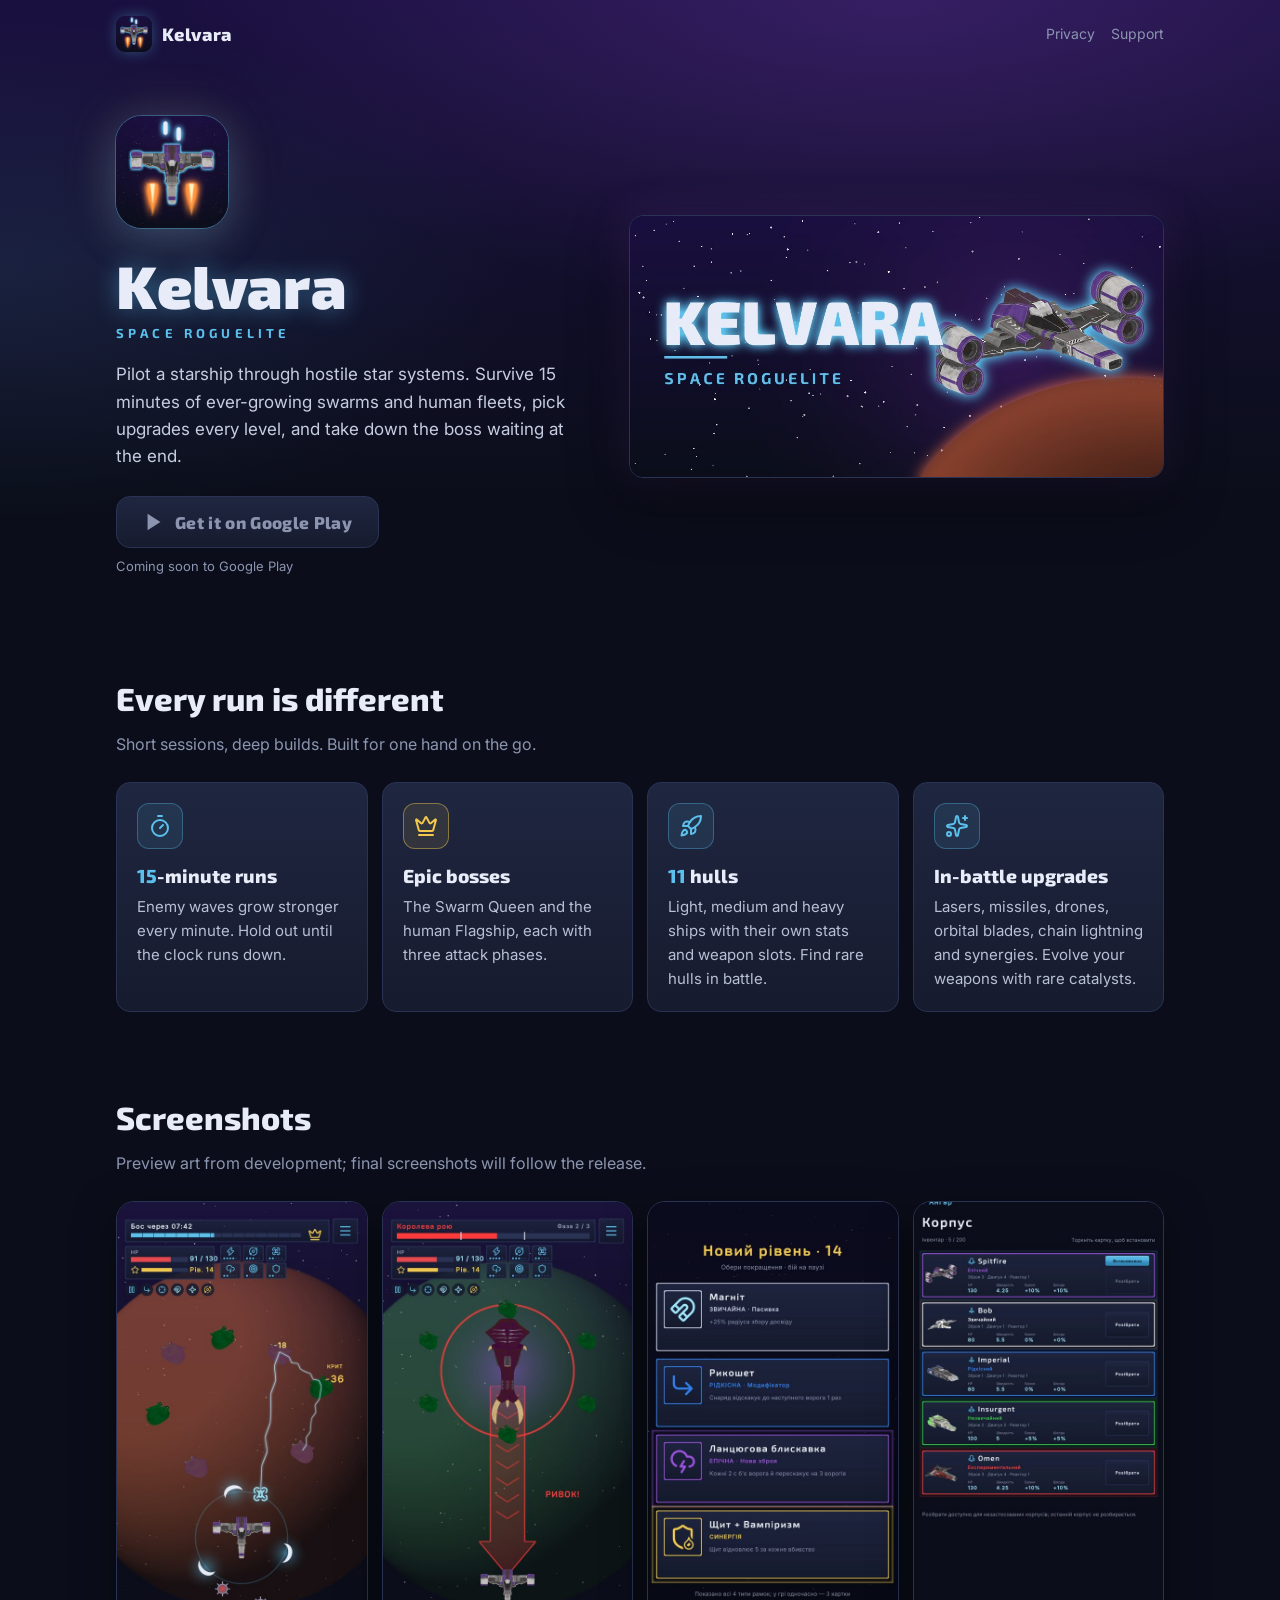
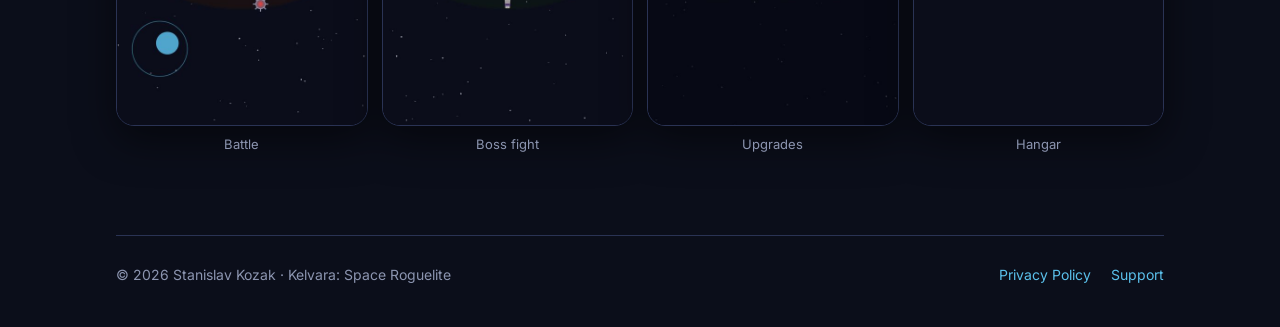
<file: index.html>
<!doctype html>
<html lang="en">
<head>
<meta charset="utf-8">
<meta name="viewport" content="width=device-width,initial-scale=1">
<title>Kelvara: Space Roguelite</title>
<meta name="description" content="A fast-paced mobile space roguelite: 15-minute runs, boss fights, 11 hulls and in-battle upgrades.">
<meta name="theme-color" content="#0B0E1A">
<link rel="icon" href="/favicon.ico" sizes="any">
<link rel="icon" type="image/png" sizes="32x32" href="/kelvara/img/favicon-32.png">
<link rel="apple-touch-icon" href="/kelvara/img/apple-touch-icon.png">
<meta property="og:title" content="Kelvara: Space Roguelite">
<meta property="og:description" content="A fast-paced mobile space roguelite: 15-minute runs, boss fights, 11 hulls and in-battle upgrades.">
<meta property="og:image" content="https://stanislav-kozak.github.io/kelvara/img/feature.jpg">
<meta property="og:type" content="website">
<link rel="preconnect" href="https://fonts.googleapis.com">
<link rel="preconnect" href="https://fonts.gstatic.com" crossorigin>
<link href="https://fonts.googleapis.com/css2?family=Exo+2:wght@600;700;800;900&family=Inter:wght@400;500;600&display=swap" rel="stylesheet">
<link rel="stylesheet" href="/style.css">
<link rel="canonical" href="https://stanislav-kozak.github.io/kelvara/">
</head>
<body>
<div class="wrap">
<header class="top">
  <a class="brand" href="/kelvara/"><img src="/kelvara/img/apple-touch-icon.png" alt="" width="36" height="36">Kelvara</a>
  <nav><a href="/kelvara/privacy/">Privacy</a><a href="/kelvara/support/">Support</a></nav>
</header>
<main>
<section class="hero">
  <div class="hero-text">
    <img class="hero-icon" src="/kelvara/img/icon-512.png" alt="Kelvara app icon" width="112" height="112">
    <h1>Kelvara</h1>
    <p class="tagline">Space Roguelite</p>
    <p class="pitch">Pilot a starship through hostile star systems. Survive 15 minutes of ever-growing swarms and human fleets, pick upgrades every level, and take down the boss waiting at the end.</p>
    <div class="cta">
      <a class="btn" aria-disabled="true" role="link" tabindex="-1"><svg viewBox="0 0 24 24" fill="none" stroke-width="2" stroke-linecap="round" stroke-linejoin="round" aria-hidden="true"><path d="M5 3l14 9-14 9z" fill="currentColor" stroke="none"/></svg> Get it on Google Play</a>
      <span class="note">Coming soon to Google Play</span>
    </div>
  </div>
  <div class="hero-art"><img src="/kelvara/img/feature.jpg" alt="Kelvara: a starship over a red planet" width="1024" height="500"></div>
</section>

<section class="block">
  <h2>Every run is different</h2>
  <p class="lead">Short sessions, deep builds. Built for one hand on the go.</p>
  <div class="features">
    <div class="card"><div class="ico"><svg viewBox="0 0 24 24" fill="none" stroke-width="2" stroke-linecap="round" stroke-linejoin="round" aria-hidden="true"><line x1="10" x2="14" y1="2" y2="2"/><line x1="12" x2="15" y1="14" y2="11"/><circle cx="12" cy="14" r="8"/></svg></div><h3><span class="num">15</span>-minute runs</h3><p>Enemy waves grow stronger every minute. Hold out until the clock runs down.</p></div>
    <div class="card gold"><div class="ico"><svg viewBox="0 0 24 24" fill="none" stroke-width="2" stroke-linecap="round" stroke-linejoin="round" aria-hidden="true"><path d="M11.562 3.266a.5.5 0 0 1 .876 0L15.39 8.87a1 1 0 0 0 1.516.294L21.183 5.5a.5.5 0 0 1 .798.519l-2.834 10.246a1 1 0 0 1-.956.734H5.81a1 1 0 0 1-.957-.734L2.02 6.02a.5.5 0 0 1 .798-.519l4.276 3.664a1 1 0 0 0 1.516-.294z"/><path d="M5 21h14"/></svg></div><h3>Epic bosses</h3><p>The Swarm Queen and the human Flagship, each with three attack phases.</p></div>
    <div class="card"><div class="ico"><svg viewBox="0 0 24 24" fill="none" stroke-width="2" stroke-linecap="round" stroke-linejoin="round" aria-hidden="true"><path d="M12 15v5s3.03-.55 4-2c1.08-1.62 0-5 0-5"/><path d="M4.5 16.5c-1.5 1.26-2 5-2 5s3.74-.5 5-2c.71-.84.7-2.13-.09-2.91a2.18 2.18 0 0 0-2.91-.09"/><path d="M9 12a22 22 0 0 1 2-3.95A12.88 12.88 0 0 1 22 2c0 2.72-.78 7.5-6 11a22.4 22.4 0 0 1-4 2z"/><path d="M9 12H4s.55-3.03 2-4c1.62-1.08 5 .05 5 .05"/></svg></div><h3><span class="num">11</span> hulls</h3><p>Light, medium and heavy ships with their own stats and weapon slots. Find rare hulls in battle.</p></div>
    <div class="card"><div class="ico"><svg viewBox="0 0 24 24" fill="none" stroke-width="2" stroke-linecap="round" stroke-linejoin="round" aria-hidden="true"><path d="M11.017 2.814a1 1 0 0 1 1.966 0l1.051 5.558a2 2 0 0 0 1.594 1.594l5.558 1.051a1 1 0 0 1 0 1.966l-5.558 1.051a2 2 0 0 0-1.594 1.594l-1.051 5.558a1 1 0 0 1-1.966 0l-1.051-5.558a2 2 0 0 0-1.594-1.594l-5.558-1.051a1 1 0 0 1 0-1.966l5.558-1.051a2 2 0 0 0 1.594-1.594z"/><path d="M20 2v4"/><path d="M22 4h-4"/><circle cx="4" cy="20" r="2"/></svg></div><h3>In-battle upgrades</h3><p>Lasers, missiles, drones, orbital blades, chain lightning and synergies. Evolve your weapons with rare catalysts.</p></div>
  </div>
</section>

<section class="block">
  <h2>Screenshots</h2>
  <p class="lead">Preview art from development; final screenshots will follow the release.</p>
  <div class="shots">
    <figure class="shot"><img src="/kelvara/img/shot-battle.jpg" alt="Battle with drones, blades and chain lightning" loading="lazy" width="540" height="1128"><figcaption>Battle</figcaption></figure>
    <figure class="shot"><img src="/kelvara/img/shot-boss.jpg" alt="Swarm Queen boss fight" loading="lazy" width="540" height="1128"><figcaption>Boss fight</figcaption></figure>
    <figure class="shot"><img src="/kelvara/img/shot-upgrades.jpg" alt="Level-up cards by rarity" loading="lazy" width="540" height="1128"><figcaption>Upgrades</figcaption></figure>
    <figure class="shot"><img src="/kelvara/img/shot-hangar.jpg" alt="Hangar with ship hulls" loading="lazy" width="540" height="1128"><figcaption>Hangar</figcaption></figure>
  </div>
</section>
</main>
<footer class="site">
  <span>© 2026 Stanislav Kozak · Kelvara: Space Roguelite</span>
  <nav><a href="/kelvara/privacy/">Privacy Policy</a><a href="/kelvara/support/">Support</a></nav>
</footer>
</div>
</body>
</html>
</file>
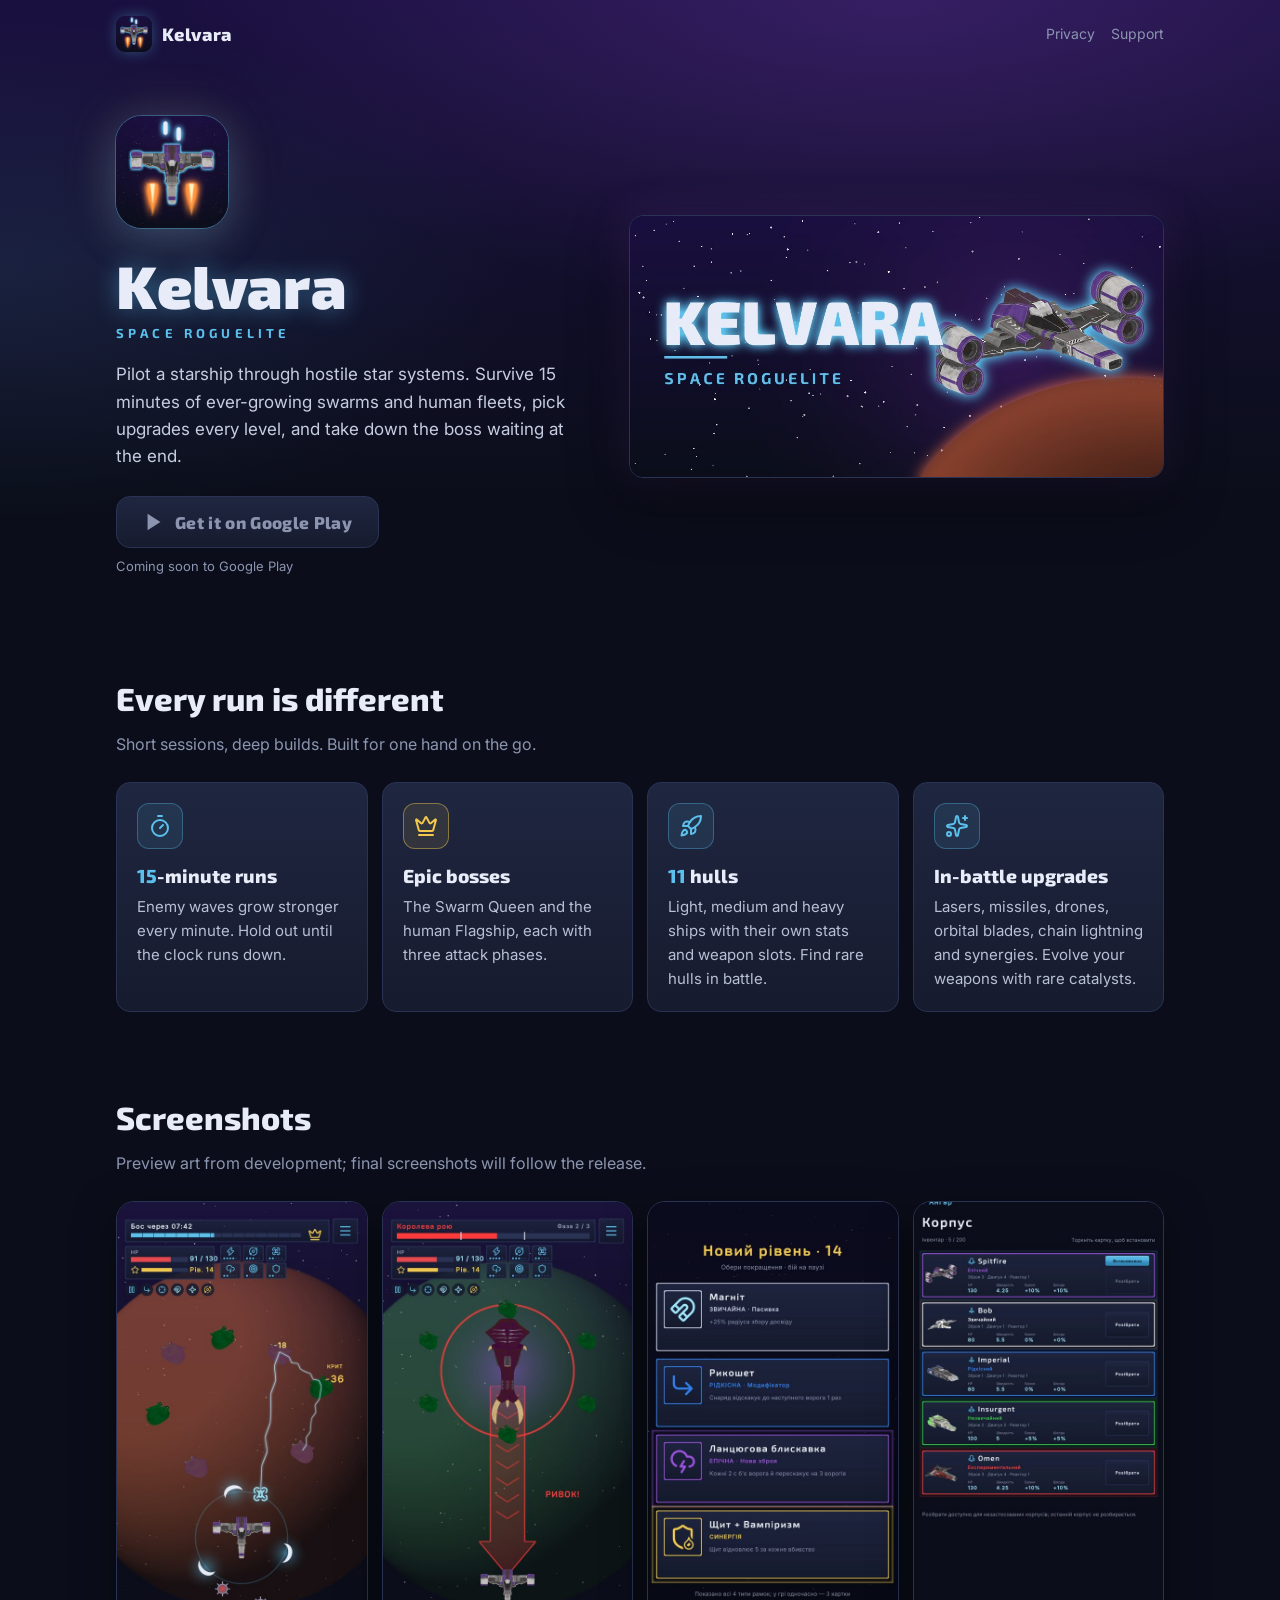
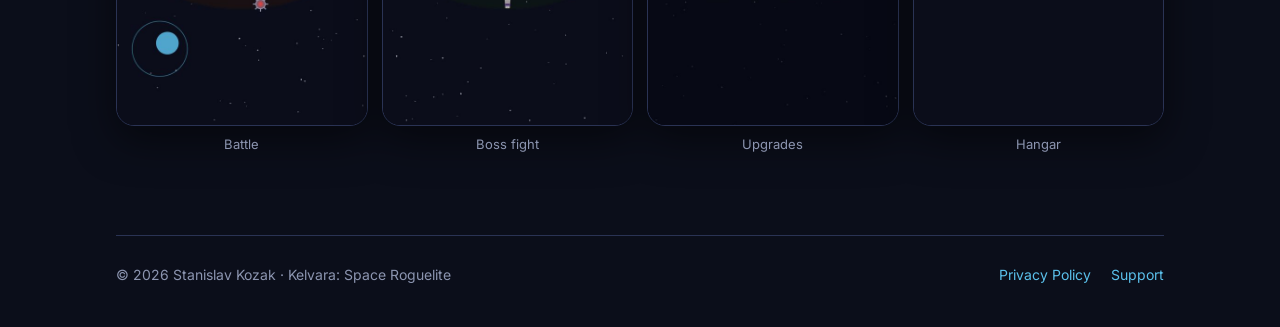
<file: kelvara/index.html>
<!doctype html>
<html lang="en">
<head>
<meta charset="utf-8">
<meta name="viewport" content="width=device-width,initial-scale=1">
<title>Kelvara: Space Roguelite</title>
<meta name="description" content="A fast-paced mobile space roguelite: 15-minute runs, boss fights, 11 hulls and in-battle upgrades.">
<meta name="theme-color" content="#0B0E1A">
<link rel="icon" href="/favicon.ico" sizes="any">
<link rel="icon" type="image/png" sizes="32x32" href="/kelvara/img/favicon-32.png">
<link rel="apple-touch-icon" href="/kelvara/img/apple-touch-icon.png">
<meta property="og:title" content="Kelvara: Space Roguelite">
<meta property="og:description" content="A fast-paced mobile space roguelite: 15-minute runs, boss fights, 11 hulls and in-battle upgrades.">
<meta property="og:image" content="https://stanislav-kozak.github.io/kelvara/img/feature.jpg">
<meta property="og:type" content="website">
<link rel="preconnect" href="https://fonts.googleapis.com">
<link rel="preconnect" href="https://fonts.gstatic.com" crossorigin>
<link href="https://fonts.googleapis.com/css2?family=Exo+2:wght@600;700;800;900&family=Inter:wght@400;500;600&display=swap" rel="stylesheet">
<link rel="stylesheet" href="/style.css">
</head>
<body>
<div class="wrap">
<header class="top">
  <a class="brand" href="/kelvara/"><img src="/kelvara/img/apple-touch-icon.png" alt="" width="36" height="36">Kelvara</a>
  <nav><a href="/kelvara/privacy/">Privacy</a><a href="/kelvara/support/">Support</a></nav>
</header>
<main>
<section class="hero">
  <div class="hero-text">
    <img class="hero-icon" src="/kelvara/img/icon-512.png" alt="Kelvara app icon" width="112" height="112">
    <h1>Kelvara</h1>
    <p class="tagline">Space Roguelite</p>
    <p class="pitch">Pilot a starship through hostile star systems. Survive 15 minutes of ever-growing swarms and human fleets, pick upgrades every level, and take down the boss waiting at the end.</p>
    <div class="cta">
      <a class="btn" aria-disabled="true" role="link" tabindex="-1"><svg viewBox="0 0 24 24" fill="none" stroke-width="2" stroke-linecap="round" stroke-linejoin="round" aria-hidden="true"><path d="M5 3l14 9-14 9z" fill="currentColor" stroke="none"/></svg> Get it on Google Play</a>
      <span class="note">Coming soon to Google Play</span>
    </div>
  </div>
  <div class="hero-art"><img src="/kelvara/img/feature.jpg" alt="Kelvara: a starship over a red planet" width="1024" height="500"></div>
</section>

<section class="block">
  <h2>Every run is different</h2>
  <p class="lead">Short sessions, deep builds. Built for one hand on the go.</p>
  <div class="features">
    <div class="card"><div class="ico"><svg viewBox="0 0 24 24" fill="none" stroke-width="2" stroke-linecap="round" stroke-linejoin="round" aria-hidden="true"><line x1="10" x2="14" y1="2" y2="2"/><line x1="12" x2="15" y1="14" y2="11"/><circle cx="12" cy="14" r="8"/></svg></div><h3><span class="num">15</span>-minute runs</h3><p>Enemy waves grow stronger every minute. Hold out until the clock runs down.</p></div>
    <div class="card gold"><div class="ico"><svg viewBox="0 0 24 24" fill="none" stroke-width="2" stroke-linecap="round" stroke-linejoin="round" aria-hidden="true"><path d="M11.562 3.266a.5.5 0 0 1 .876 0L15.39 8.87a1 1 0 0 0 1.516.294L21.183 5.5a.5.5 0 0 1 .798.519l-2.834 10.246a1 1 0 0 1-.956.734H5.81a1 1 0 0 1-.957-.734L2.02 6.02a.5.5 0 0 1 .798-.519l4.276 3.664a1 1 0 0 0 1.516-.294z"/><path d="M5 21h14"/></svg></div><h3>Epic bosses</h3><p>The Swarm Queen and the human Flagship, each with three attack phases.</p></div>
    <div class="card"><div class="ico"><svg viewBox="0 0 24 24" fill="none" stroke-width="2" stroke-linecap="round" stroke-linejoin="round" aria-hidden="true"><path d="M12 15v5s3.03-.55 4-2c1.08-1.62 0-5 0-5"/><path d="M4.5 16.5c-1.5 1.26-2 5-2 5s3.74-.5 5-2c.71-.84.7-2.13-.09-2.91a2.18 2.18 0 0 0-2.91-.09"/><path d="M9 12a22 22 0 0 1 2-3.95A12.88 12.88 0 0 1 22 2c0 2.72-.78 7.5-6 11a22.4 22.4 0 0 1-4 2z"/><path d="M9 12H4s.55-3.03 2-4c1.62-1.08 5 .05 5 .05"/></svg></div><h3><span class="num">11</span> hulls</h3><p>Light, medium and heavy ships with their own stats and weapon slots. Find rare hulls in battle.</p></div>
    <div class="card"><div class="ico"><svg viewBox="0 0 24 24" fill="none" stroke-width="2" stroke-linecap="round" stroke-linejoin="round" aria-hidden="true"><path d="M11.017 2.814a1 1 0 0 1 1.966 0l1.051 5.558a2 2 0 0 0 1.594 1.594l5.558 1.051a1 1 0 0 1 0 1.966l-5.558 1.051a2 2 0 0 0-1.594 1.594l-1.051 5.558a1 1 0 0 1-1.966 0l-1.051-5.558a2 2 0 0 0-1.594-1.594l-5.558-1.051a1 1 0 0 1 0-1.966l5.558-1.051a2 2 0 0 0 1.594-1.594z"/><path d="M20 2v4"/><path d="M22 4h-4"/><circle cx="4" cy="20" r="2"/></svg></div><h3>In-battle upgrades</h3><p>Lasers, missiles, drones, orbital blades, chain lightning and synergies. Evolve your weapons with rare catalysts.</p></div>
  </div>
</section>

<section class="block">
  <h2>Screenshots</h2>
  <p class="lead">Preview art from development; final screenshots will follow the release.</p>
  <div class="shots">
    <figure class="shot"><img src="/kelvara/img/shot-battle.jpg" alt="Battle with drones, blades and chain lightning" loading="lazy" width="540" height="1128"><figcaption>Battle</figcaption></figure>
    <figure class="shot"><img src="/kelvara/img/shot-boss.jpg" alt="Swarm Queen boss fight" loading="lazy" width="540" height="1128"><figcaption>Boss fight</figcaption></figure>
    <figure class="shot"><img src="/kelvara/img/shot-upgrades.jpg" alt="Level-up cards by rarity" loading="lazy" width="540" height="1128"><figcaption>Upgrades</figcaption></figure>
    <figure class="shot"><img src="/kelvara/img/shot-hangar.jpg" alt="Hangar with ship hulls" loading="lazy" width="540" height="1128"><figcaption>Hangar</figcaption></figure>
  </div>
</section>
</main>
<footer class="site">
  <span>© 2026 Stanislav Kozak · Kelvara: Space Roguelite</span>
  <nav><a href="/kelvara/privacy/">Privacy Policy</a><a href="/kelvara/support/">Support</a></nav>
</footer>
</div>
</body>
</html>
</file>
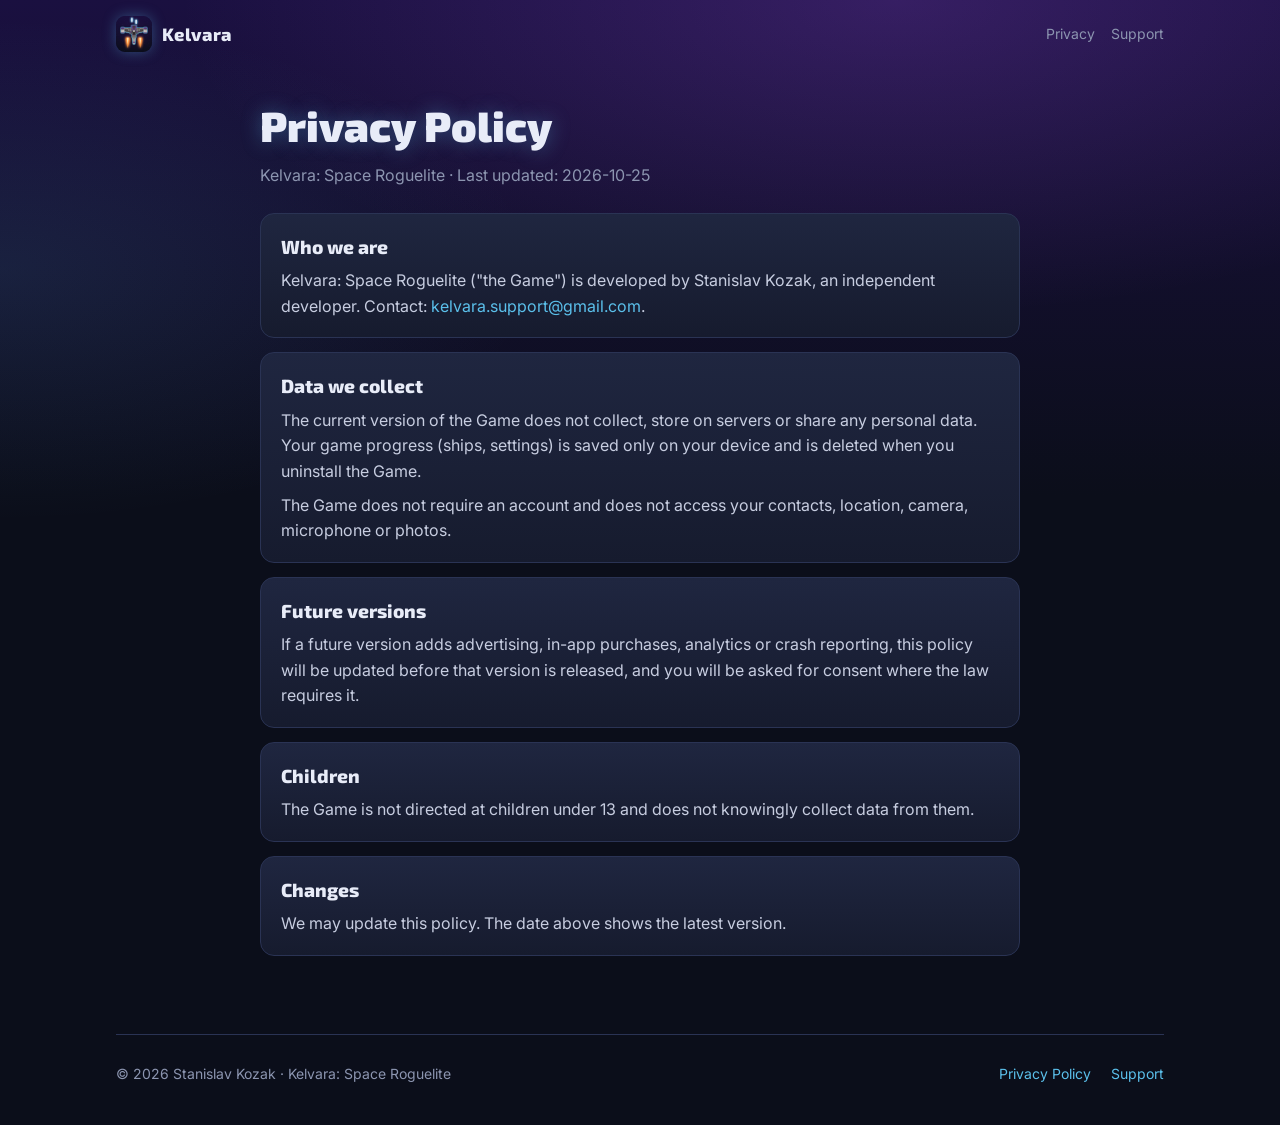
<file: kelvara/privacy/index.html>
<!doctype html>
<html lang="en">
<head>
<meta charset="utf-8">
<meta name="viewport" content="width=device-width,initial-scale=1">
<title>Kelvara — Privacy Policy</title>
<meta name="description" content="Privacy policy of Kelvara: Space Roguelite.">
<meta name="theme-color" content="#0B0E1A">
<link rel="icon" href="/favicon.ico" sizes="any">
<link rel="icon" type="image/png" sizes="32x32" href="/kelvara/img/favicon-32.png">
<link rel="apple-touch-icon" href="/kelvara/img/apple-touch-icon.png">
<meta property="og:title" content="Kelvara: Space Roguelite">
<meta property="og:description" content="Privacy policy of Kelvara: Space Roguelite.">
<meta property="og:image" content="https://stanislav-kozak.github.io/kelvara/img/feature.jpg">
<meta property="og:type" content="website">
<link rel="preconnect" href="https://fonts.googleapis.com">
<link rel="preconnect" href="https://fonts.gstatic.com" crossorigin>
<link href="https://fonts.googleapis.com/css2?family=Exo+2:wght@600;700;800;900&family=Inter:wght@400;500;600&display=swap" rel="stylesheet">
<link rel="stylesheet" href="/style.css">
</head>
<body>
<div class="wrap">
<header class="top">
  <a class="brand" href="/kelvara/"><img src="/kelvara/img/apple-touch-icon.png" alt="" width="36" height="36">Kelvara</a>
  <nav><a href="/kelvara/privacy/">Privacy</a><a href="/kelvara/support/">Support</a></nav>
</header>
<main class="doc">
<h1>Privacy Policy</h1><p class="sub">Kelvara: Space Roguelite · Last updated: 2026-10-25</p>
<section><h2>Who we are</h2><p>Kelvara: Space Roguelite ("the Game") is developed by Stanislav Kozak, an independent developer. Contact: <a href="mailto:kelvara.support@gmail.com">kelvara.support@gmail.com</a>.</p></section>
<section><h2>Data we collect</h2><p>The current version of the Game does not collect, store on servers or share any personal data. Your game progress (ships, settings) is saved only on your device and is deleted when you uninstall the Game.</p>
<p>The Game does not require an account and does not access your contacts, location, camera, microphone or photos.</p></section>
<section><h2>Future versions</h2><p>If a future version adds advertising, in-app purchases, analytics or crash reporting, this policy will be updated before that version is released, and you will be asked for consent where the law requires it.</p></section>
<section><h2>Children</h2><p>The Game is not directed at children under 13 and does not knowingly collect data from them.</p></section>
<section><h2>Changes</h2><p>We may update this policy. The date above shows the latest version.</p></section>
</main>
<footer class="site">
  <span>© 2026 Stanislav Kozak · Kelvara: Space Roguelite</span>
  <nav><a href="/kelvara/privacy/">Privacy Policy</a><a href="/kelvara/support/">Support</a></nav>
</footer>
</div>
</body>
</html>
</file>
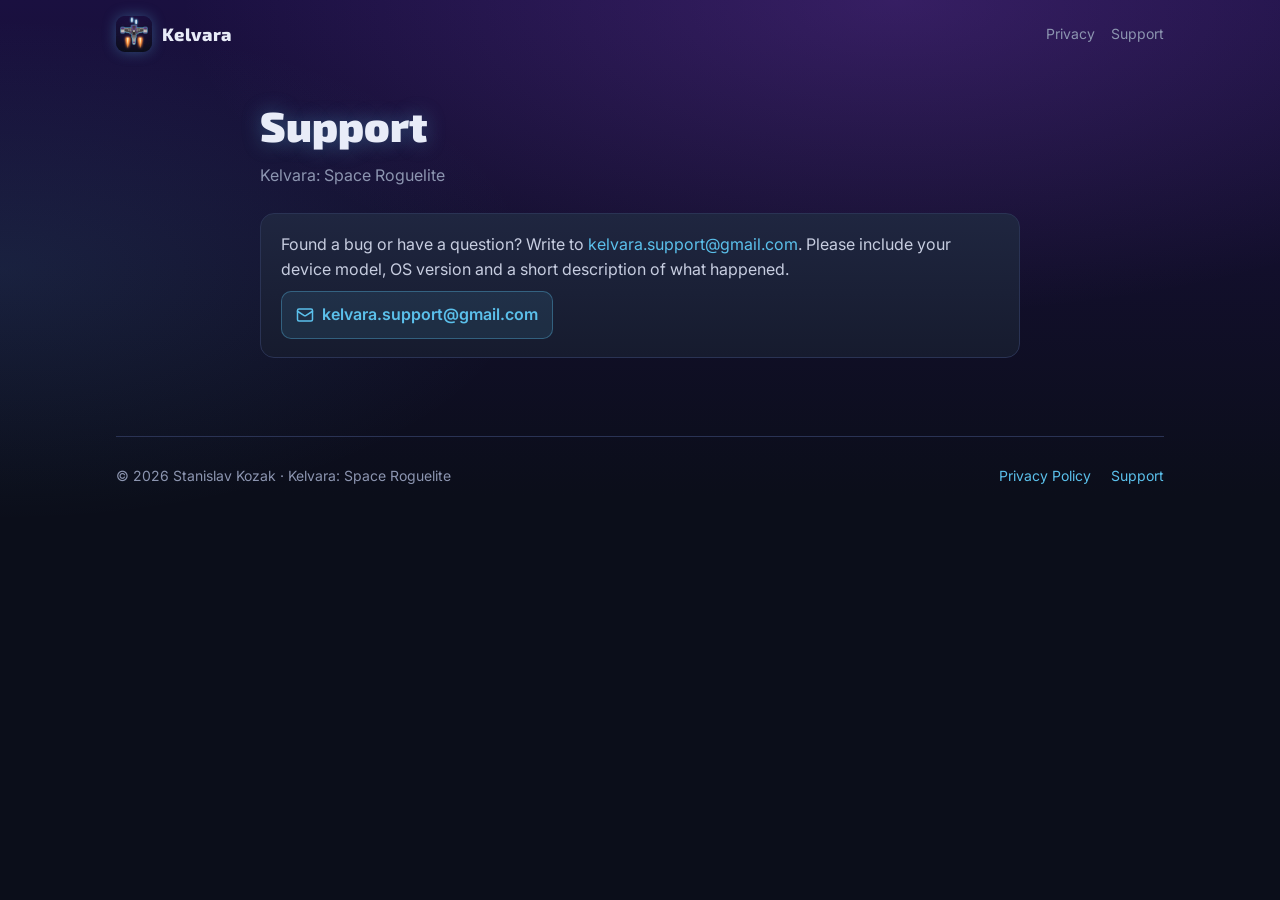
<file: kelvara/support/index.html>
<!doctype html>
<html lang="en">
<head>
<meta charset="utf-8">
<meta name="viewport" content="width=device-width,initial-scale=1">
<title>Kelvara — Support</title>
<meta name="description" content="Support for Kelvara: Space Roguelite.">
<meta name="theme-color" content="#0B0E1A">
<link rel="icon" href="/favicon.ico" sizes="any">
<link rel="icon" type="image/png" sizes="32x32" href="/kelvara/img/favicon-32.png">
<link rel="apple-touch-icon" href="/kelvara/img/apple-touch-icon.png">
<meta property="og:title" content="Kelvara: Space Roguelite">
<meta property="og:description" content="Support for Kelvara: Space Roguelite.">
<meta property="og:image" content="https://stanislav-kozak.github.io/kelvara/img/feature.jpg">
<meta property="og:type" content="website">
<link rel="preconnect" href="https://fonts.googleapis.com">
<link rel="preconnect" href="https://fonts.gstatic.com" crossorigin>
<link href="https://fonts.googleapis.com/css2?family=Exo+2:wght@600;700;800;900&family=Inter:wght@400;500;600&display=swap" rel="stylesheet">
<link rel="stylesheet" href="/style.css">
</head>
<body>
<div class="wrap">
<header class="top">
  <a class="brand" href="/kelvara/"><img src="/kelvara/img/apple-touch-icon.png" alt="" width="36" height="36">Kelvara</a>
  <nav><a href="/kelvara/privacy/">Privacy</a><a href="/kelvara/support/">Support</a></nav>
</header>
<main class="doc">
<h1>Support</h1><p class="sub">Kelvara: Space Roguelite</p>
<section><p>Found a bug or have a question? Write to <a href="mailto:kelvara.support@gmail.com">kelvara.support@gmail.com</a>. Please include your device model, OS version and a short description of what happened.</p>
<p><a class="mail" href="mailto:kelvara.support@gmail.com"><svg viewBox="0 0 24 24" fill="none" stroke-width="2" stroke="currentColor" width="18" height="18" stroke-linecap="round" stroke-linejoin="round" aria-hidden="true"><rect width="20" height="16" x="2" y="4" rx="2"/><path d="m22 7-8.97 5.7a1.94 1.94 0 0 1-2.06 0L2 7"/></svg> kelvara.support@gmail.com</a></p></section>
</main>
<footer class="site">
  <span>© 2026 Stanislav Kozak · Kelvara: Space Roguelite</span>
  <nav><a href="/kelvara/privacy/">Privacy Policy</a><a href="/kelvara/support/">Support</a></nav>
</footer>
</div>
</body>
</html>
</file>
<file: style.css>
/* Kelvara site — style v2 of the game: dark space, glass panels, neon accent. Mobile-first, works from 360 px. */
:root {
  --bg: #0B0E1A;
  --bg-top: #1A1040;
  --panel: #161B2E;
  --panel-top: #1F2640;
  --line: #2A3354;
  --ink: #E8ECF8;
  --muted: #8C95B0;
  --accent: #5BC0EB;
  --accent-deep: #2E86B5;
  --gold: #F2C94C;
  --flame: #FF8A3D;
  --radius: 14px;
  --gutter: 16px;
}

* { box-sizing: border-box; }

html { background: var(--bg); }

body {
  margin: 0;
  min-height: 100vh;
  color: var(--ink);
  font: 16px/1.6 "Inter", -apple-system, "Segoe UI", Roboto, sans-serif;
  background:
    radial-gradient(ellipse 80% 50% at 70% 0%, rgba(155, 81, 224, 0.22), transparent 70%),
    radial-gradient(ellipse 60% 40% at 0% 30%, rgba(91, 192, 235, 0.10), transparent 70%),
    linear-gradient(180deg, var(--bg-top) 0%, var(--bg) 55%);
  background-attachment: fixed;
  overflow-x: hidden;
}

/* faint stars */
body::before {
  content: "";
  position: fixed;
  inset: 0;
  pointer-events: none;
  background-image:
    radial-gradient(1px 1px at 12% 18%, rgba(255,255,255,.7), transparent 60%),
    radial-gradient(1px 1px at 78% 12%, rgba(255,255,255,.6), transparent 60%),
    radial-gradient(1.5px 1.5px at 42% 64%, rgba(255,255,255,.5), transparent 60%),
    radial-gradient(1px 1px at 88% 52%, rgba(255,255,255,.6), transparent 60%),
    radial-gradient(1px 1px at 22% 82%, rgba(255,255,255,.5), transparent 60%),
    radial-gradient(1.5px 1.5px at 62% 32%, rgba(255,255,255,.45), transparent 60%),
    radial-gradient(1px 1px at 5% 48%, rgba(255,255,255,.5), transparent 60%),
    radial-gradient(1px 1px at 95% 88%, rgba(255,255,255,.5), transparent 60%);
  background-size: 420px 420px;
  opacity: .8;
  z-index: -1;
}

img { max-width: 100%; height: auto; }
a { color: var(--accent); text-decoration: none; }
a:hover { text-decoration: underline; }

h1, h2, h3, .brand, .btn { font-family: "Exo 2", "Inter", sans-serif; }

.wrap { max-width: 1080px; margin: 0 auto; padding: 0 var(--gutter); }

/* ---------- header ---------- */
.top {
  display: flex;
  align-items: center;
  justify-content: space-between;
  gap: 12px;
  padding: 16px 0;
}
.brand { display: flex; align-items: center; gap: 10px; color: var(--ink); font-weight: 800; font-size: 18px; letter-spacing: .02em; }
.brand:hover { text-decoration: none; }
.brand img { width: 36px; height: 36px; border-radius: 9px; box-shadow: 0 0 14px rgba(91,192,235,.35); }
.top nav { display: flex; gap: 16px; font-size: 14px; }
.top nav a { color: var(--muted); }
.top nav a:hover { color: var(--ink); }

/* ---------- hero ---------- */
.hero { display: grid; gap: 28px; padding: 24px 0 40px; align-items: center; }
.hero-text { text-align: center; }
.hero-icon {
  width: 112px; height: 112px; border-radius: 26px;
  box-shadow: 0 0 0 1px rgba(91,192,235,.35), 0 10px 40px rgba(91,192,235,.25), 0 0 60px rgba(255,138,61,.15);
}
.hero h1 {
  margin: 18px 0 6px;
  font-size: clamp(34px, 9vw, 60px);
  line-height: 1.05;
  font-weight: 900;
  letter-spacing: .01em;
  text-shadow: 0 0 24px rgba(91,192,235,.45);
}
.tagline {
  margin: 0 0 18px;
  color: var(--accent);
  font-family: "Exo 2", sans-serif;
  font-weight: 700;
  letter-spacing: .32em;
  font-size: 13px;
  text-transform: uppercase;
}
.pitch { margin: 0 auto 26px; max-width: 520px; color: #C7CDE0; font-size: 17px; }
.hero-art img {
  width: 100%;
  border-radius: var(--radius);
  border: 1px solid var(--line);
  box-shadow: 0 20px 60px rgba(0,0,0,.45), 0 0 40px rgba(155,81,224,.18);
  display: block;
}

/* ---------- buttons ---------- */
.cta { display: flex; flex-direction: column; align-items: center; gap: 8px; }
.btn {
  display: inline-flex; align-items: center; justify-content: center; gap: 10px;
  min-height: 52px; padding: 0 26px; border-radius: 14px;
  font-weight: 800; font-size: 17px; letter-spacing: .02em;
  color: #0B0E1A;
  background: linear-gradient(180deg, var(--accent), var(--accent-deep));
  box-shadow: 0 0 24px rgba(91,192,235,.35), inset 0 1px 0 rgba(255,255,255,.35);
  border: 0;
}
.btn svg { width: 22px; height: 22px; }
.btn[aria-disabled="true"] {
  cursor: default;
  color: var(--muted);
  background: linear-gradient(180deg, var(--panel-top), var(--panel));
  border: 1px solid var(--line);
  box-shadow: none;
}
.btn[aria-disabled="true"]:hover { text-decoration: none; }
.note { color: var(--muted); font-size: 13px; }

/* ---------- sections ---------- */
section.block { padding: 40px 0; }
.block h2 { font-size: clamp(24px, 6vw, 32px); margin: 0 0 8px; font-weight: 800; }
.block .lead { color: var(--muted); margin: 0 0 24px; }

.features { display: grid; gap: 14px; grid-template-columns: 1fr; }
.card {
  background: linear-gradient(180deg, var(--panel-top), var(--panel));
  border: 1px solid var(--line);
  border-radius: var(--radius);
  padding: 20px;
  position: relative;
}
.card::after {
  content: ""; position: absolute; inset: -1px; border-radius: inherit; pointer-events: none;
  box-shadow: 0 0 0 1px rgba(91,192,235,.0);
  transition: box-shadow .2s;
}
.card:hover::after { box-shadow: 0 0 0 1px rgba(91,192,235,.45), 0 0 24px rgba(91,192,235,.15); }
.card .ico {
  width: 46px; height: 46px; border-radius: 12px;
  display: grid; place-items: center;
  background: rgba(91,192,235,.10); border: 1px solid rgba(91,192,235,.35);
  margin-bottom: 12px;
}
.card .ico svg { width: 24px; height: 24px; stroke: var(--accent); }
.card.gold .ico { background: rgba(242,201,76,.10); border-color: rgba(242,201,76,.45); }
.card.gold .ico svg { stroke: var(--gold); }
.card h3 { margin: 0 0 4px; font-size: 19px; font-weight: 800; }
.card p { margin: 0; color: #B8C0D6; font-size: 15px; }
.num { color: var(--accent); font-family: "Exo 2", sans-serif; font-weight: 800; }

/* screenshots: horizontal scroll on phones, grid on desktop */
.shots {
  display: grid; grid-auto-flow: column; grid-auto-columns: 62%;
  gap: 14px; overflow-x: auto; scroll-snap-type: x mandatory;
  padding-bottom: 8px; margin: 0 calc(var(--gutter) * -1); padding-left: var(--gutter); padding-right: var(--gutter);
  scrollbar-width: none;
}
.shots::-webkit-scrollbar { display: none; }
.shot { scroll-snap-align: start; margin: 0; }
.shot img {
  width: 100%; display: block; border-radius: 18px;
  border: 1px solid var(--line);
  box-shadow: 0 14px 40px rgba(0,0,0,.5);
  aspect-ratio: 1320 / 2758; object-fit: cover; background: var(--panel);
}
.shot figcaption { color: var(--muted); font-size: 13px; text-align: center; margin-top: 8px; }

/* ---------- footer ---------- */
footer.site {
  border-top: 1px solid var(--line);
  margin-top: 40px; padding: 28px 0 40px;
  color: var(--muted); font-size: 14px;
  display: flex; flex-wrap: wrap; gap: 12px 24px; justify-content: space-between; align-items: center;
}
footer.site nav { display: flex; gap: 20px; }

/* ---------- document pages (privacy, support) ---------- */
.doc { max-width: 760px; margin: 0 auto; padding: 8px 0 24px; }
.doc h1 { font-size: clamp(30px, 8vw, 42px); font-weight: 900; margin: 16px 0 4px; text-shadow: 0 0 20px rgba(91,192,235,.35); }
.doc .sub { color: var(--muted); margin: 0 0 24px; }
.doc section {
  background: linear-gradient(180deg, var(--panel-top), var(--panel));
  border: 1px solid var(--line); border-radius: var(--radius);
  padding: 18px 20px; margin: 14px 0;
}
.doc section h2 { font-size: 19px; margin: 0 0 6px; font-weight: 800; color: var(--ink); }
.doc section p { margin: 8px 0 0; color: #C7CDE0; }
.doc section p:first-of-type { margin-top: 0; }
.mail {
  display: inline-flex; align-items: center; gap: 8px;
  padding: 10px 14px; border-radius: 10px;
  background: rgba(91,192,235,.10); border: 1px solid rgba(91,192,235,.35);
  font-weight: 600;
}

/* ---------- larger screens ---------- */
@media (min-width: 720px) {
  .features { grid-template-columns: 1fr 1fr; }
  .shots { grid-auto-flow: row; grid-auto-columns: auto; grid-template-columns: repeat(4, 1fr); overflow: visible; margin: 0; padding: 0; }
}
@media (min-width: 960px) {
  .hero { grid-template-columns: 1fr 1.15fr; gap: 48px; padding: 48px 0 56px; }
  .hero-text { text-align: left; }
  .pitch { margin-left: 0; }
  .cta { align-items: flex-start; }
  .features { grid-template-columns: repeat(4, 1fr); }
}
</file>
